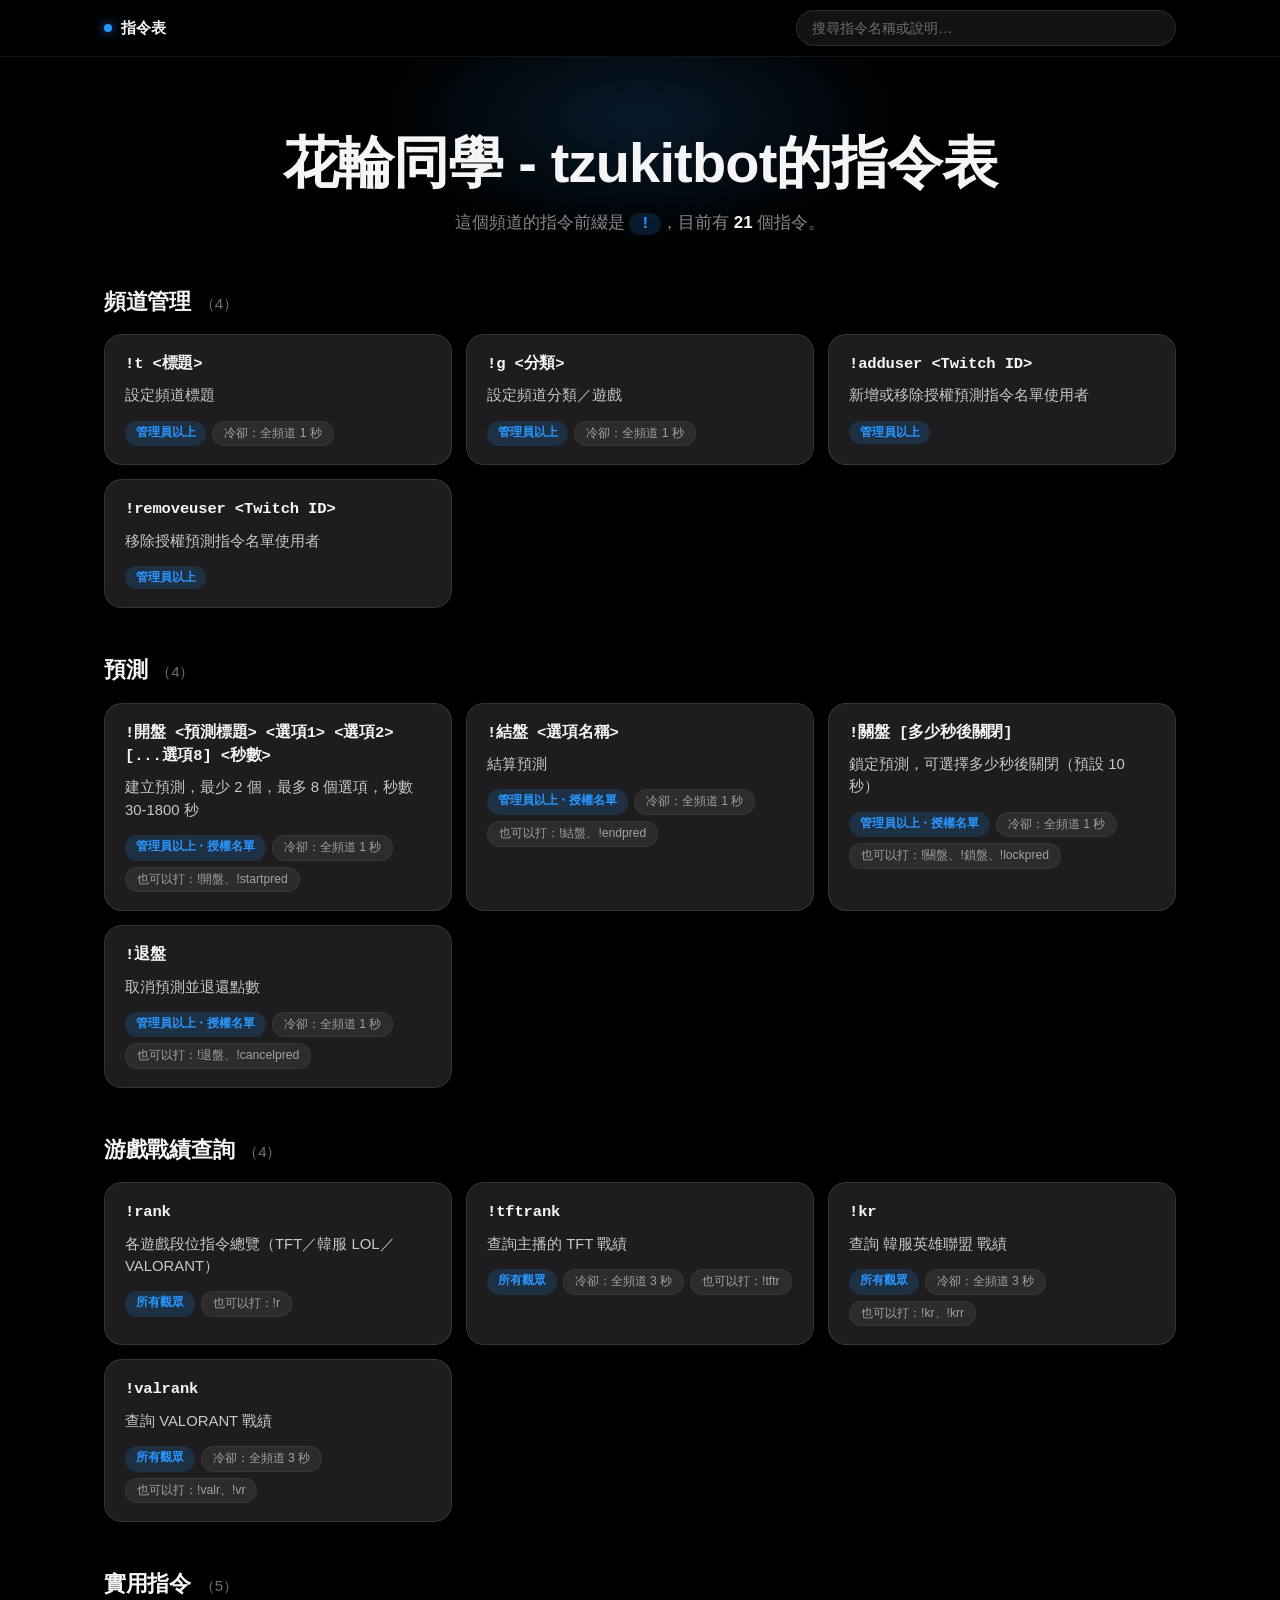
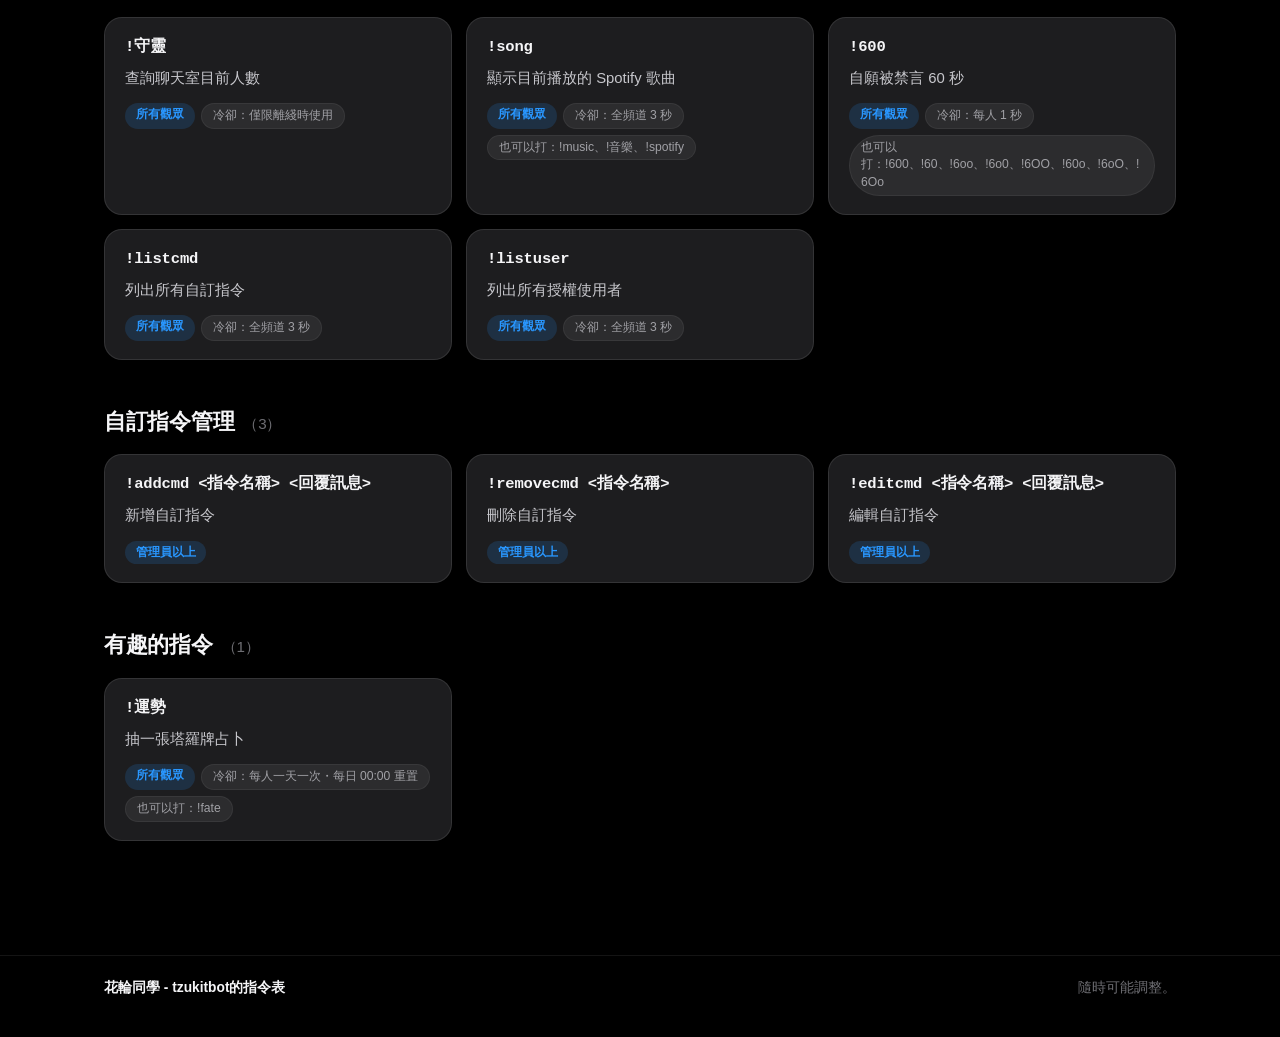
<file: index.html>
<!DOCTYPE html>
<html lang="zh-Hant">
<head>
<meta charset="utf-8">
<meta name="viewport" content="width=device-width, initial-scale=1, viewport-fit=cover">
<title>我的指令表</title>
<meta name="description" content="聊天室指令一覽：包含指令說明、權限、冷卻與別名。">
<link rel="icon" href="data:,">
<link rel="stylesheet" href="style.css">
</head>
<body>

<nav class="nav">
  <div class="wrap nav-inner">
    <span class="brand"><span class="brand-dot"></span>指令表</span>
    <div class="nav-search">
      <label class="sr-only" for="cmd-q">搜尋指令</label>
      <input id="cmd-q" type="search" autocomplete="off" spellcheck="false"
             placeholder="搜尋指令名稱或說明…" data-cmd-search>
      <p class="count" data-cmd-count hidden></p>
    </div>
  </div>
</nav>

<header class="hero">
  <div class="wrap">
    <h1 data-site-title>我的指令表</h1>
    <p class="lead">
      這個頻道的指令前綴是
      <code data-site-prefix>!</code>，目前有 <b data-total>0</b> 個指令。
    </p>
  </div>
</header>

<main class="wrap content">
  <div id="groups">
    <p class="muted small">載入中…</p>
  </div>

  <p class="empty" data-empty hidden></p>

  <p class="pub-note" data-note hidden>
  </p>
</main>

<footer class="foot">
  <div class="wrap foot-row">
    <span data-foot-title>指令表</span>
    <span class="muted">隨時可能調整。</span>
  </div>
</footer>

<script>
(function () {
  "use strict";

  var DATA = { title: "我的指令表", prefix: "!", groups: [] };
  var query = "";

  var el = {
    title: document.querySelector("[data-site-title]"),
    footTitle: document.querySelector("[data-foot-title]"),
    prefix: document.querySelector("[data-site-prefix]"),
    total: document.querySelector("[data-total]"),
    search: document.querySelector("[data-cmd-search]"),
    count: document.querySelector("[data-cmd-count]"),
    groups: document.getElementById("groups"),
    empty: document.querySelector("[data-empty]"),
    note: document.querySelector("[data-note]")
  };

  function esc(s) {
    return String(s == null ? "" : s)
      .replace(/&/g, "&amp;").replace(/</g, "&lt;").replace(/>/g, "&gt;")
      .replace(/"/g, "&quot;").replace(/'/g, "&#39;");
  }

  function norm(s) { return String(s == null ? "" : s).toLowerCase(); }

  function sanitize(raw) {
    var d = raw && typeof raw === "object" ? raw : {};
    var data = {
      title: (typeof d.title === "string" && d.title.trim()) ? d.title : "我的指令表",
      prefix: (typeof d.prefix === "string" && d.prefix) ? d.prefix : "!",
      groups: []
    };
    (Array.isArray(d.groups) ? d.groups : []).forEach(function (g) {
      if (!g || typeof g !== "object") return;
      var group = { name: String(g.name || "未命名分類"), commands: [] };
      (Array.isArray(g.commands) ? g.commands : []).forEach(function (c) {
        if (!c || typeof c !== "object") return;
        group.commands.push({
          name: String(c.name || ""),
          usage: (typeof c.usage === "string" && c.usage.trim()) ? c.usage : "",
          description: String(c.description || ""),
          permission: String(c.permission || ""),
          cooldown: String(c.cooldown || ""),
          aliases: Array.isArray(c.aliases) ? c.aliases.map(String) : []
        });
      });
      data.groups.push(group);
    });
    return data;
  }

  function matches(c, q) {
    if (!q) return true;
    return (norm(c.name) + " " + norm(c.description) + " " +
      norm(c.permission) + " " + norm(c.cooldown) + " " +
      c.aliases.map(norm).join(" ")).indexOf(q) !== -1;
  }

  function cmdHtml(c, prefix) {
    var h = '<article class="cmd">';
    h += '<span class="usage">' + esc(c.usage || prefix + c.name) + "</span>";
    if (c.description) h += '<p class="sum">' + esc(c.description) + "</p>";
    var meta = [];
    if (c.permission) meta.push('<span class="badge brand">' + esc(c.permission) + "</span>");
    if (c.cooldown) meta.push('<span class="chip">冷卻：' + esc(c.cooldown) + "</span>");
    if (c.aliases.length) {
      meta.push('<span class="chip">也可以打：' +
        c.aliases.map(function (a) { return esc(prefix + a); }).join("、") + "</span>");
    }
    if (meta.length) h += '<p class="meta">' + meta.join("") + "</p>";
    return h + "</article>";
  }

  function render() {
    var prefix = DATA.prefix;
    var q = norm(query.trim());
    var shown = 0, total = 0, html = "";

    DATA.groups.forEach(function (g) {
      total += g.commands.length;
      var cmds = g.commands.filter(function (c) { return matches(c, q); });
      if (!cmds.length) return;
      shown += cmds.length;
      html += '<section class="cmd-group"><h2>' + esc(g.name) +
        ' <span class="muted small">（' + cmds.length + "）</span></h2>" +
        '<div class="cmd-list">' + cmds.map(function (c) { return cmdHtml(c, prefix); }).join("") +
        "</div></section>";
    });

    el.groups.innerHTML = html;
    el.total.textContent = String(total);
    el.title.textContent = DATA.title;
    el.footTitle.textContent = DATA.title;
    document.title = DATA.title;
    el.prefix.textContent = prefix;

    var searching = q.length > 0;
    el.count.hidden = !searching;
    if (searching) el.count.textContent = "顯示 " + shown + " / " + total + " 個指令";

    var none = DATA.groups.length === 0 || (searching && shown === 0);
    el.empty.hidden = !none;
    if (DATA.groups.length === 0) el.empty.textContent = "還沒有任何指令。";
    else if (searching && shown === 0) el.empty.textContent = "沒有符合的指令。換個關鍵字試試看。";
    el.note.hidden = DATA.groups.length === 0;
  }

  function showLoadError(msg) {
    el.groups.innerHTML = "";
    el.empty.hidden = false;
    el.empty.textContent = msg;
  }

  async function load() {
    if (location.protocol === "file:") {
      showLoadError("無法在「直接雙擊開啟」的情況下讀取 commands.json。" +
        "請用本機伺服器預覽（在此資料夾執行 python -m http.server 8000），" +
        "或把檔案上傳到 GitHub Pages 後再打開。");
      return;
    }
    try {
      var res = await fetch("./commands.json?v=" + Date.now(), { cache: "no-store" });
      if (!res.ok) throw new Error("HTTP " + res.status);
      DATA = sanitize(await res.json());
      render();
    } catch (err) {
      console.error(err);
      showLoadError("載入 commands.json 失敗，請稍後再試。");
    }
  }

  el.search.addEventListener("input", function () {
    query = el.search.value;
    render();
  });

  load();
})();
</script>
</body>
</html>
</file>
<file: style.css>
/* ===== 指令表 — Apple-style dark theme ===== */

:root {
  --bg: #000000;
  --bg-card: #1d1d1f;
  --bg-soft: rgba(255, 255, 255, .05);
  --text: #f5f5f7;
  --dim: #86868b;
  --faint: #6e6e73;
  --accent: #2997ff;
  --accent-soft: rgba(41, 151, 255, .16);
  --hairline: rgba(255, 255, 255, .10);
  --hairline-strong: rgba(255, 255, 255, .22);
  --nav-bg: rgba(0, 0, 0, .72);
  --shadow-hover: 0 14px 36px rgba(0, 0, 0, .6);
  --radius-card: 18px;
  --radius-input: 12px;
  --pill: 980px;
  --font: -apple-system, BlinkMacSystemFont, "SF Pro Text", "SF Pro Display",
          "Helvetica Neue", "PingFang TC", "Microsoft JhengHei", "Noto Sans TC", sans-serif;
  --mono: ui-monospace, "SF Mono", SFMono-Regular, Menlo, Consolas,
          "Cascadia Mono", "Microsoft JhengHei Mono", monospace;
}

* { box-sizing: border-box; }

html { color-scheme: dark; }

body {
  margin: 0;
  background: var(--bg);
  color: var(--text);
  font-family: var(--font);
  font-size: 16px;
  line-height: 1.5;
  -webkit-font-smoothing: antialiased;
  -moz-osx-font-smoothing: grayscale;
}

::selection { background: rgba(41, 151, 255, .35); }

a { color: var(--accent); text-decoration: none; }
a:hover { text-decoration: underline; }

.wrap { max-width: 1120px; margin: 0 auto; padding: 0 24px; }

.muted { color: var(--dim); }
.small { font-size: .875rem; }
[hidden] { display: none !important; }

.sr-only {
  position: absolute; width: 1px; height: 1px;
  margin: -1px; padding: 0; overflow: hidden;
  clip: rect(0 0 0 0); white-space: nowrap; border: 0;
}

/* ===== 頂部列（磨砂） ===== */
.nav {
  position: sticky;
  top: 0;
  z-index: 50;
  background: var(--nav-bg);
  -webkit-backdrop-filter: blur(20px) saturate(180%);
  backdrop-filter: blur(20px) saturate(180%);
  border-bottom: 1px solid rgba(255, 255, 255, .08);
}
.nav-inner {
  display: flex;
  align-items: center;
  justify-content: space-between;
  gap: 18px;
  min-height: 56px;
}
.brand {
  display: flex;
  align-items: center;
  gap: 9px;
  font-size: .95rem;
  font-weight: 600;
  letter-spacing: -.01em;
  color: var(--text);
  white-space: nowrap;
}
.brand-dot {
  width: 8px;
  height: 8px;
  border-radius: 50%;
  background: var(--accent);
  box-shadow: 0 0 12px rgba(41, 151, 255, .9);
}
.nav-search {
  display: flex;
  align-items: center;
  gap: 10px;
  flex: 0 1 380px;
  min-width: 0;
}
.nav-search input {
  flex: 1;
  min-width: 0;
  height: 36px;
  padding: 0 15px;
  border-radius: var(--pill);
  background: rgba(255, 255, 255, .07);
  border: 1px solid var(--hairline);
  color: var(--text);
  font: inherit;
  font-size: .9rem;
  outline: none;
  -webkit-appearance: none;
  appearance: none;
  transition: border-color .2s ease, background .2s ease, box-shadow .2s ease;
}
.nav-search input::-webkit-search-decoration,
.nav-search input::-webkit-search-cancel-button { -webkit-appearance: none; }
.nav-search input::placeholder { color: var(--faint); }
.nav-search input:focus {
  border-color: var(--accent);
  background: rgba(255, 255, 255, .10);
  box-shadow: 0 0 0 4px rgba(41, 151, 255, .18);
}
.count {
  margin: 0;
  padding: 4px 11px;
  border-radius: var(--pill);
  background: var(--bg-soft);
  border: 1px solid var(--hairline);
  color: var(--dim);
  font-size: .78rem;
  font-variant-numeric: tabular-nums;
  white-space: nowrap;
}

/* ===== 主視覺 ===== */
.hero {
  position: relative;
  text-align: center;
  padding: 76px 0 48px;
  overflow: hidden;
}
.hero::before {
  content: "";
  position: absolute;
  top: -60px;
  left: 50%;
  transform: translateX(-50%);
  width: min(760px, 100%);
  height: 300px;
  background: radial-gradient(ellipse 50% 60% at 50% 40%, rgba(41, 151, 255, .17), transparent 70%);
  pointer-events: none;
}
.hero .wrap { position: relative; }
.hero h1 {
  margin: 0 0 16px;
  font-size: clamp(38px, 7vw, 56px);
  font-weight: 600;
  letter-spacing: -.015em;
  line-height: 1.07;
}
.hero .lead {
  margin: 0 auto;
  max-width: 640px;
  color: var(--dim);
  font-size: 1.06rem;
  line-height: 1.6;
}
.hero .lead code {
  font-family: var(--mono);
  font-size: .95em;
  font-weight: 600;
  color: var(--accent);
  background: var(--accent-soft);
  border: none;
  border-radius: var(--pill);
  padding: 2px 11px;
}
.hero .lead b {
  color: var(--text);
  font-weight: 600;
  font-variant-numeric: tabular-nums;
}

/* ===== 內容 ===== */
.content { padding-bottom: 8px; }

.cmd-group { margin-bottom: 46px; }
.cmd-group h2 {
  margin: 0 0 16px;
  font-size: 1.35rem;
  font-weight: 600;
  letter-spacing: -.012em;
  display: flex;
  align-items: baseline;
  gap: 9px;
}
.cmd-group h2 .muted {
  font-weight: 400;
  font-size: .95rem;
  color: var(--faint);
  font-variant-numeric: tabular-nums;
}

.cmd-list {
  display: grid;
  gap: 14px;
  grid-template-columns: repeat(auto-fill, minmax(300px, 1fr));
}

/* ===== 指令卡片 ===== */
.cmd {
  display: flex;
  flex-direction: column;
  gap: 8px;
  min-width: 0;
  background: var(--bg-card);
  border: 1px solid var(--hairline);
  border-radius: var(--radius-card);
  padding: 18px 20px;
  transition: transform .2s ease, border-color .2s ease, box-shadow .2s ease;
}
.cmd:hover {
  transform: translateY(-3px);
  border-color: var(--hairline-strong);
  box-shadow: var(--shadow-hover);
}
.cmd .usage {
  font-family: var(--mono);
  font-size: .97rem;
  font-weight: 600;
  letter-spacing: -.01em;
  color: var(--text);
  overflow-wrap: anywhere;
}
.cmd .sum {
  margin: 0;
  color: #c7c7cc;
  font-size: .93rem;
  line-height: 1.5;
  overflow-wrap: anywhere;
}
.cmd .meta {
  display: flex;
  flex-wrap: wrap;
  gap: 6px;
  margin: 6px 0 0;
}

/* ===== 權限徽章 / 標籤 ===== */
.badge {
  display: inline-block;
  font-size: .76rem;
  font-weight: 600;
  line-height: 1.45;
  padding: 3px 11px;
  border-radius: var(--pill);
  white-space: nowrap;
}
.badge.brand {
  background: var(--accent-soft);
  color: var(--accent);
}
.chip {
  display: inline-block;
  font-size: .76rem;
  line-height: 1.45;
  padding: 3px 11px;
  border-radius: var(--pill);
  background: #2c2c2e;
  border: 1px solid rgba(255, 255, 255, .06);
  color: #a1a1a6;
  overflow-wrap: anywhere;
  max-width: 100%;
}

/* ===== 空狀態 / 提示 ===== */
.empty {
  text-align: center;
  color: var(--dim);
  background: rgba(255, 255, 255, .02);
  border: 1px dashed var(--hairline-strong);
  border-radius: var(--radius-card);
  padding: 44px 24px;
  font-size: .98rem;
}
.pub-note {
  margin: 36px 0 0;
  text-align: center;
  color: var(--faint);
  font-size: .9rem;
}

/* ===== 頁尾 ===== */
.foot {
  margin-top: 60px;
  border-top: 1px solid rgba(255, 255, 255, .08);
  padding: 22px 0 40px;
  font-size: .86rem;
  color: var(--dim);
}
.foot .foot-row {
  display: flex;
  flex-wrap: wrap;
  gap: 8px 18px;
  align-items: center;
  justify-content: space-between;
}
.foot [data-foot-title] { font-weight: 600; color: var(--text); }
.foot .muted { color: var(--faint); }

/* ===== 響應式 ===== */
@media (max-width: 734px) {
  .nav-inner { flex-wrap: wrap; padding: 10px 0; gap: 10px; }
  .nav-search { flex: 1 1 100%; }
  .nav-search input { height: 40px; }
  .hero { padding: 52px 0 36px; }
  .hero .lead { font-size: 1rem; }
  .cmd-list { grid-template-columns: 1fr; }
  .cmd-group { margin-bottom: 36px; }
}

@media (prefers-reduced-motion: reduce) {
  .cmd { transition: none; }
  .cmd:hover { transform: none; }
}
</file>
